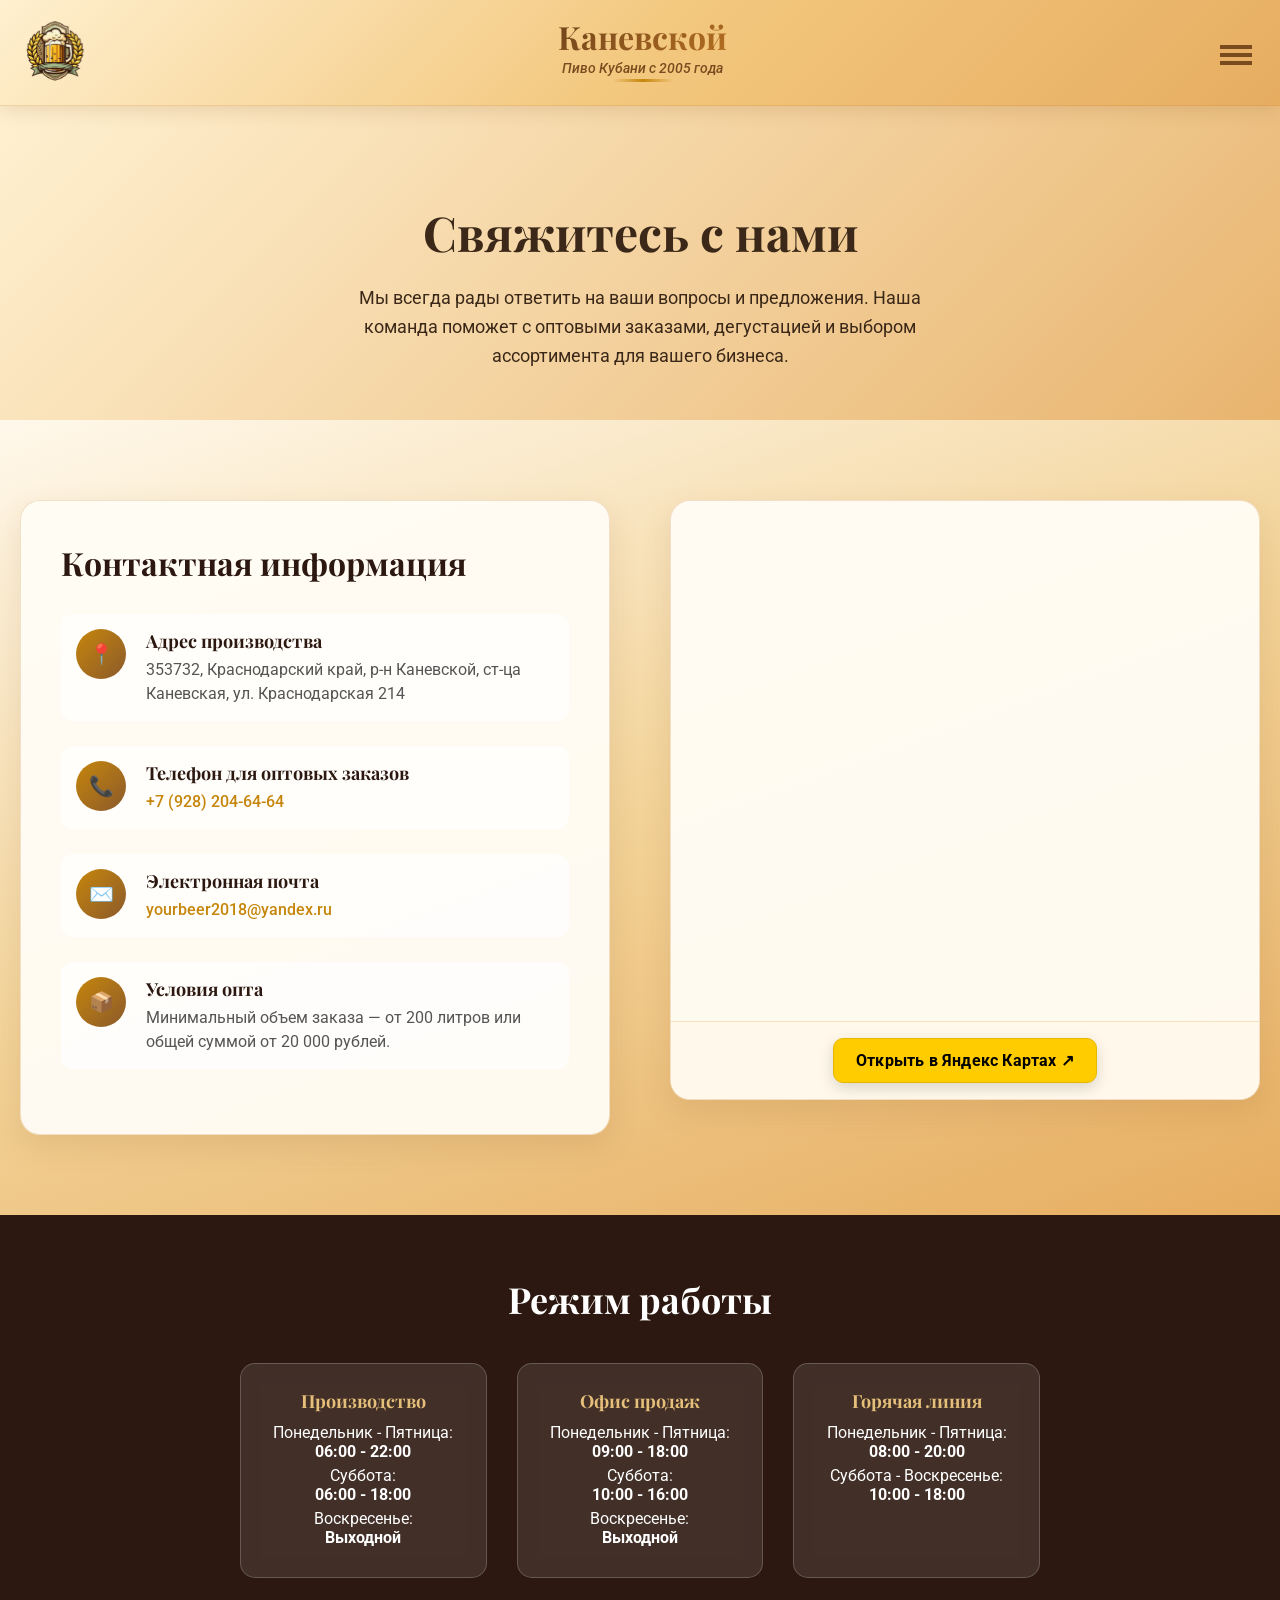
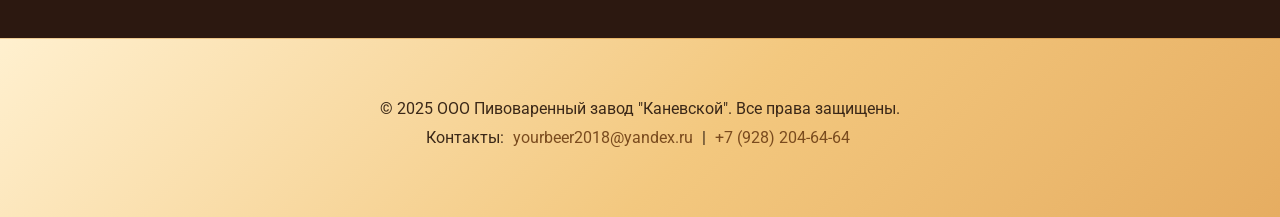
<file: kontakt/index.html>
<!DOCTYPE html>
<html lang="ru">
<head>
    <meta charset="UTF-8">
    <meta name="viewport" content="width=device-width, initial-scale=1.0">
    <title>Контакты - ООО Пивоваренный завод "Каневской"</title>
    <link href="https://fonts.googleapis.com/css2?family=Playfair+Display:wght@400;700&family=Roboto:wght@300;400;700&display=swap" rel="stylesheet">
    <link rel="stylesheet" href="css/styles.css">
</head>
<body>
    <!-- Header -->
    <header>
        <nav>
            <div class="logo">
                <a href="../index.html">
                    <img src="images/logo.png" alt="Каневской" loading="lazy">
                </a>
            </div>
            <a href="../index.html" class="header-center">
                <div class="company-name">
                    <h1>Каневской</h1>
                    <p>Пиво Кубани с 2005 года</p>
                </div>
            </a>
            <div class="nav-links">
                <a href="../index.html">Главная</a>
                <a href="../katalog/index.html">Продукция</a>
                <a href="../onas/index.html">О нас</a>
                <a href="#contacts">Контакты</a>
            </div>
            <div class="mobile-menu-toggle">
                <span></span>
                <span></span>
                <span></span>
            </div>
        </nav>
        <div class="mobile-menu-overlay"></div>
        <div class="mobile-menu">
            <div class="menu-close-btn">
                <span></span>
                <span></span>
            </div>
            <div class="menu-header">
                <h3>Навигация</h3>
            </div>
            <a href="../index.html">Главная</a>
            <a href="../novosti/index.html">Новости</a>
            <a href="../katalog/index.html">Продукты</a>
            <a href="../onas/index.html">О нас</a>
            <a href="../kontakt/index.html">Контакты</a>
            <a href="../serf/index.html">Сертификаты</a>
        </div>
    </header>

    <!-- Main Content -->
    <main>
        <!-- Hero Section -->
        <section class="contacts-hero">
            <h1>Свяжитесь с нами</h1>
            <p>Мы всегда рады ответить на ваши вопросы и предложения. Наша команда поможет с оптовыми заказами, дегустацией и выбором ассортимента для вашего бизнеса.</p>
        </section>

        <!-- Contacts Section -->
        <section class="contacts-section">
            <div class="contacts-grid">
                <div class="contact-info">
                    <h2>Контактная информация</h2>
                    
                    <div class="contact-item">
                        <div class="contact-icon">📍</div>
                        <div class="contact-details">
                            <h3>Адрес производства</h3>
                            <p>353732, Краснодарский край, р-н Каневской, ст-ца Каневская, ул. Краснодарская 214</p>
                        </div>
                    </div>

                    <div class="contact-item">
                        <div class="contact-icon">📞</div>
                        <div class="contact-details">
                            <h3>Телефон для оптовых заказов</h3>
                            <p><a href="tel:+79282046464">+7 (928) 204-64-64</a></p>
                        </div>
                    </div>

                    <div class="contact-item">
                        <div class="contact-icon">✉️</div>
                        <div class="contact-details">
                            <h3>Электронная почта</h3>
                            <p><a href="mailto:yourbeer2018@yandex.ru">yourbeer2018@yandex.ru</a></p>
                        </div>
                    </div>

                    <div class="contact-item">
                        <div class="contact-icon">📦</div>
                        <div class="contact-details">
                            <h3>Условия опта</h3>
                            <p>Минимальный объем заказа — от 200 литров или общей суммой от 20 000 рублей.</p>
                        </div>
                    </div>
                </div>

                <div class="map-card">
                    <iframe class="map-frame" title="Карта расположения"
                        src="https://yandex.ru/map-widget/v1/?text=353732%2C%20%D0%9A%D1%80%D0%B0%D1%81%D0%BD%D0%BE%D0%B4%D0%B0%D1%80%D1%81%D0%BA%D0%B8%D0%B9%20%D0%BA%D1%80%D0%B0%D0%B9%2C%20%D1%81%D1%82-%D1%86%D0%B0%20%D0%9A%D0%B0%D0%BD%D0%B5%D0%B2%D1%81%D0%BA%D0%B0%D1%8F%2C%20%D1%83%D0%BB.%20%D0%9A%D1%80%D0%B0%D1%81%D0%BD%D0%BE%D0%B4%D0%B0%D1%80%D1%81%D0%BA%D0%B0%D1%8F%20214&z=16"
                        loading="lazy" referrerpolicy="no-referrer-when-downgrade" allowfullscreen></iframe>
                    <div class="map-actions">
                        <a class="map-open-btn" href="https://yandex.ru/maps/?text=353732%2C%20%D0%9A%D1%80%D0%B0%D1%81%D0%BD%D0%BE%D0%B4%D0%B0%D1%80%D1%81%D0%BA%D0%B8%D0%B9%20%D0%BA%D1%80%D0%B0%D0%B9%2C%20%D1%81%D1%82-%D1%86%D0%B0%20%D0%9A%D0%B0%D0%BD%D0%B5%D0%B2%D1%81%D0%BA%D0%B0%D1%8F%2C%20%D1%83%D0%BB.%20%D0%9A%D1%80%D0%B0%D1%81%D0%BD%D0%BE%D0%B4%D0%B0%D1%80%D1%81%D0%BA%D0%B0%D1%8F%20214" target="_blank" rel="noopener noreferrer" aria-label="Открыть в Яндекс Картах (в новой вкладке)">Открыть в Яндекс Картах ↗</a>
                    </div>
                </div>
            </div>
        </section>

        <!-- Working Hours Section -->
        <section class="hours-section">
            <div class="hours-content">
                <h2>Режим работы</h2>
                <div class="hours-grid">
                    <div class="hours-item">
                        <h3>Производство</h3>
                        <p>Понедельник - Пятница:<br><strong>06:00 - 22:00</strong></p>
                        <p>Суббота:<br><strong>06:00 - 18:00</strong></p>
                        <p>Воскресенье:<br><strong>Выходной</strong></p>
                    </div>

                    <div class="hours-item">
                        <h3>Офис продаж</h3>
                        <p>Понедельник - Пятница:<br><strong>09:00 - 18:00</strong></p>
                        <p>Суббота:<br><strong>10:00 - 16:00</strong></p>
                        <p>Воскресенье:<br><strong>Выходной</strong></p>
                    </div>

                    <div class="hours-item">
                        <h3>Горячая линия</h3>
                        <p>Понедельник - Пятница:<br><strong>08:00 - 20:00</strong></p>
                        <p>Суббота - Воскресенье:<br><strong>10:00 - 18:00</strong></p>
                    </div>
                </div>
            </div>
        </section>
    </main>

    <!-- Footer -->
    <footer id="contacts">
        <p>© 2025 ООО Пивоваренный завод "Каневской". Все права защищены.</p>
        <p>Контакты: <a href="mailto:yourbeer2018@yandex.ru">yourbeer2018@yandex.ru</a> | <a href="tel:+79282046464">+7 (928) 204-64-64</a></p>
    </footer>

    <!-- JavaScript -->
    <script src="js/main.js"></script>
</body>
</html>
</file>
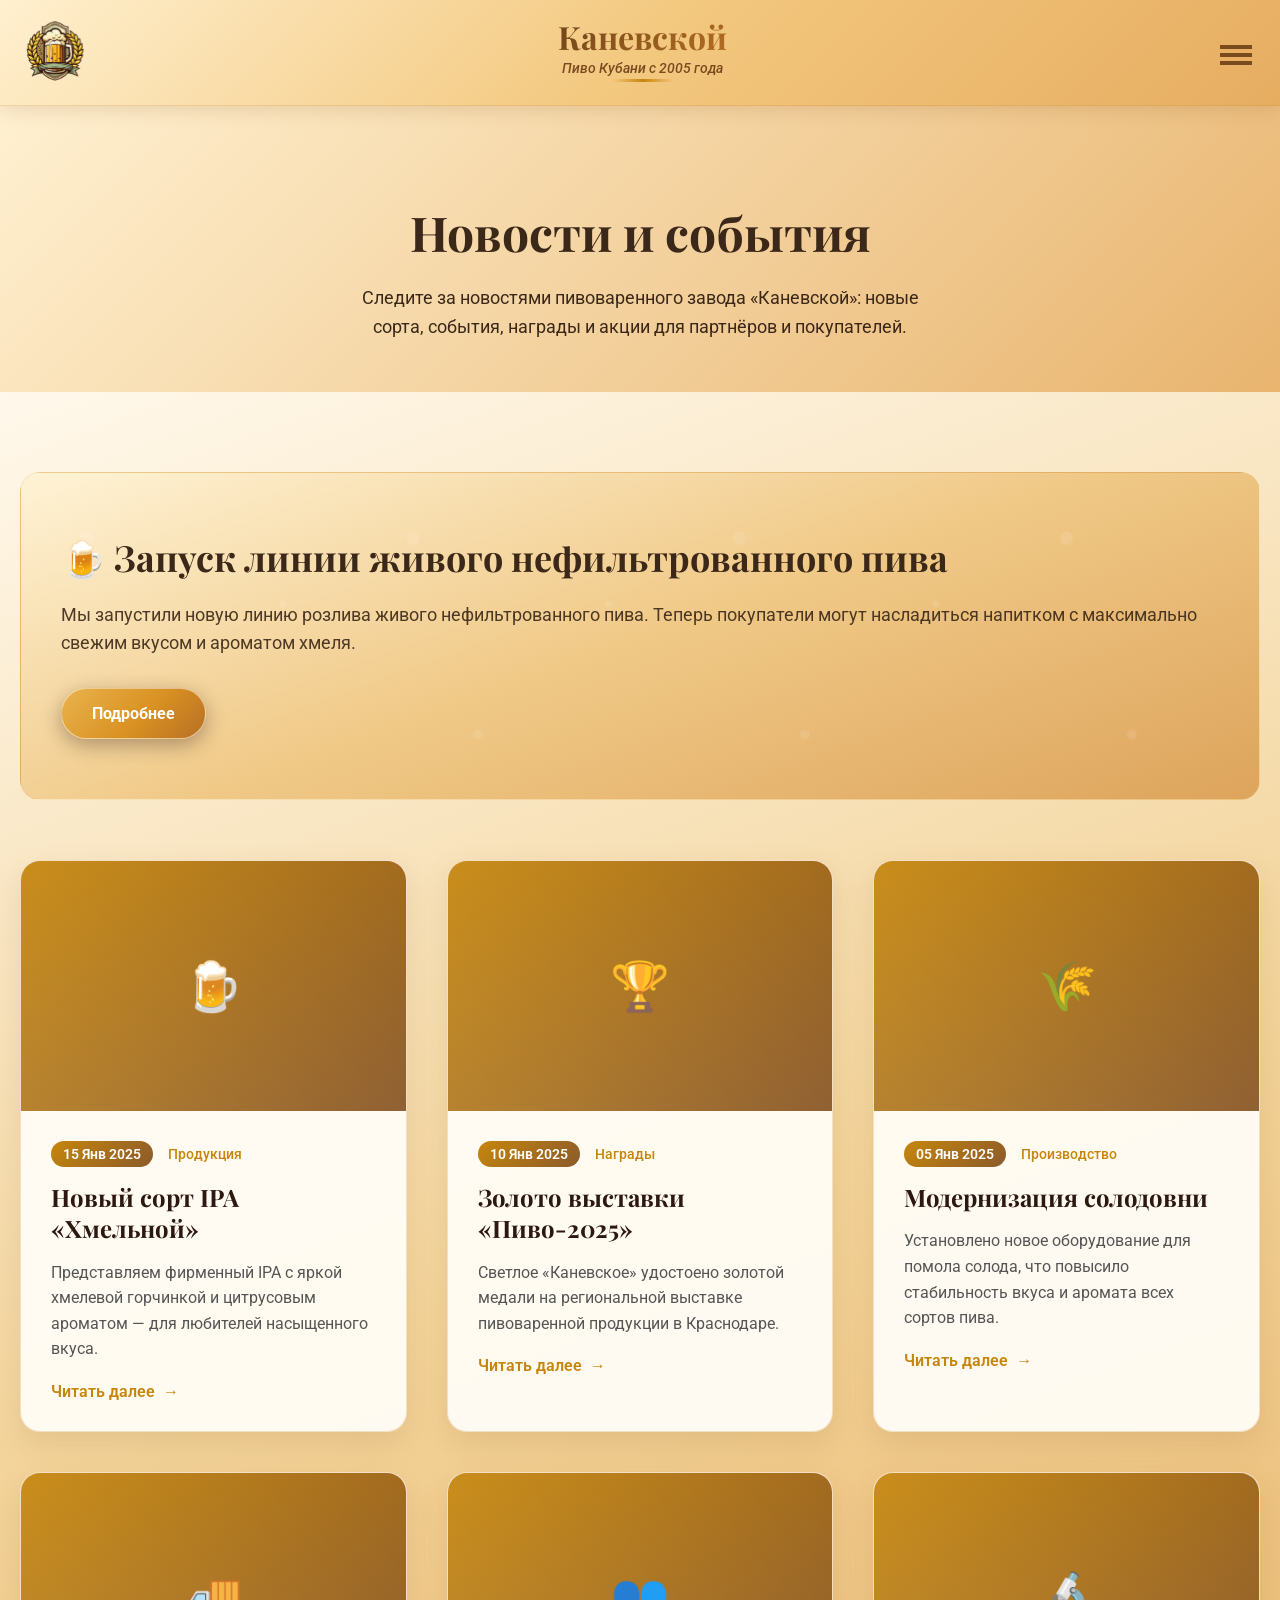
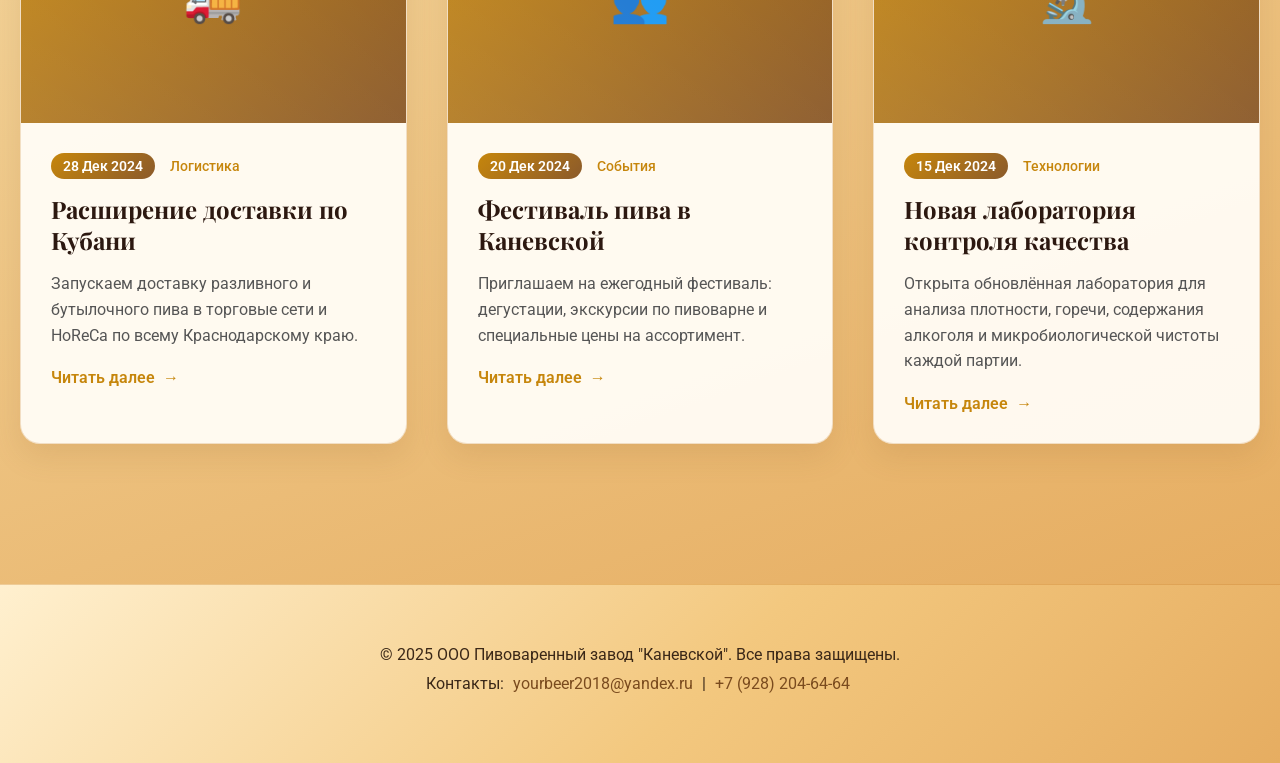
<file: novosti/index.html>
<!DOCTYPE html>
<html lang="ru">
<head>
    <meta charset="UTF-8">
    <meta name="viewport" content="width=device-width, initial-scale=1.0">
    <title>Новости - ООО Пивоваренный завод "Каневской"</title>
    <link href="https://fonts.googleapis.com/css2?family=Playfair+Display:wght@400;700&family=Roboto:wght@300;400;700&display=swap" rel="stylesheet">
    <link rel="stylesheet" href="css/styles.css">
</head>
<body>
    <!-- Header -->
    <header>
        <nav>
            <div class="logo">
                <a href="../index.html">
                    <img src="images/logo.png" alt="Каневской" loading="lazy">
                </a>
            </div>
            <a href="../index.html" class="header-center">
                <div class="company-name">
                    <h1>Каневской</h1>
                    <p>Пиво Кубани с 2005 года</p>
                </div>
            </a>
            <div class="nav-links">
                <a href="../index.html">Главная</a>
                <a href="../katalog/index.html">Продукция</a>
                <a href="../onas/index.html">О нас</a>
                <a href="../kontakt/index.html">Контакты</a>
            </div>
            <div class="mobile-menu-toggle">
                <span></span>
                <span></span>
                <span></span>
            </div>
        </nav>
        <div class="mobile-menu-overlay"></div>
        <div class="mobile-menu">
            <div class="menu-close-btn">
                <span></span>
                <span></span>
            </div>
            <div class="menu-header">
                <h3>Навигация</h3>
            </div>
            <a href="../index.html">Главная</a>
            <a href="../novosti/index.html">Новости</a>
            <a href="../katalog/index.html">Продукты</a>
            <a href="../onas/index.html">О нас</a>
            <a href="../kontakt/index.html">Контакты</a>
            <a href="../serf/index.html">Сертификаты</a>
        </div>
    </header>

    <!-- Main Content -->
    <main>
        <!-- Hero Section -->
        <section class="news-hero" id="news">
            <h1>Новости и события</h1>
            <p>Следите за новостями пивоваренного завода «Каневской»: новые сорта, события, награды и акции для партнёров и покупателей.</p>
        </section>

        <!-- News Section -->
        <section class="news-section">
            <!-- Featured News -->
            <div class="featured-news">
                <div class="featured-content">
                    <h2>🍺 Запуск линии живого нефильтрованного пива</h2>
                    <p>Мы запустили новую линию розлива живого нефильтрованного пива. Теперь покупатели могут насладиться напитком с максимально свежим вкусом и ароматом хмеля.</p>
                    <a href="#news-grid" class="featured-btn">Подробнее</a>
                </div>
            </div>

            <!-- News Grid -->
            <div class="news-grid" id="news-grid">
                <article class="news-card">
                    <div class="news-image">🍺</div>
                    <div class="news-content">
                        <div class="news-meta">
                            <span class="news-date">15 Янв 2025</span>
                            <span class="news-category">Продукция</span>
                        </div>
                        <h3>Новый сорт IPA «Хмельной»</h3>
                        <p>Представляем фирменный IPA с яркой хмелевой горчинкой и цитрусовым ароматом — для любителей насыщенного вкуса.</p>
                        <a href="#" class="read-more">Читать далее</a>
                    </div>
                </article>

                <article class="news-card">
                    <div class="news-image">🏆</div>
                    <div class="news-content">
                        <div class="news-meta">
                            <span class="news-date">10 Янв 2025</span>
                            <span class="news-category">Награды</span>
                        </div>
                        <h3>Золото выставки «Пиво-2025»</h3>
                        <p>Светлое «Каневское» удостоено золотой медали на региональной выставке пивоваренной продукции в Краснодаре.</p>
                        <a href="#" class="read-more">Читать далее</a>
                    </div>
                </article>

                <article class="news-card">
                    <div class="news-image">🌾</div>
                    <div class="news-content">
                        <div class="news-meta">
                            <span class="news-date">05 Янв 2025</span>
                            <span class="news-category">Производство</span>
                        </div>
                        <h3>Модернизация солодовни</h3>
                        <p>Установлено новое оборудование для помола солода, что повысило стабильность вкуса и аромата всех сортов пива.</p>
                        <a href="#" class="read-more">Читать далее</a>
                    </div>
                </article>

                <article class="news-card">
                    <div class="news-image">🚚</div>
                    <div class="news-content">
                        <div class="news-meta">
                            <span class="news-date">28 Дек 2024</span>
                            <span class="news-category">Логистика</span>
                        </div>
                        <h3>Расширение доставки по Кубани</h3>
                        <p>Запускаем доставку разливного и бутылочного пива в торговые сети и HoReCa по всему Краснодарскому краю.</p>
                        <a href="#" class="read-more">Читать далее</a>
                    </div>
                </article>

                <article class="news-card">
                    <div class="news-image">👥</div>
                    <div class="news-content">
                        <div class="news-meta">
                            <span class="news-date">20 Дек 2024</span>
                            <span class="news-category">События</span>
                        </div>
                        <h3>Фестиваль пива в Каневской</h3>
                        <p>Приглашаем на ежегодный фестиваль: дегустации, экскурсии по пивоварне и специальные цены на ассортимент.</p>
                        <a href="#" class="read-more">Читать далее</a>
                    </div>
                </article>

                <article class="news-card">
                    <div class="news-image">🔬</div>
                    <div class="news-content">
                        <div class="news-meta">
                            <span class="news-date">15 Дек 2024</span>
                            <span class="news-category">Технологии</span>
                        </div>
                        <h3>Новая лаборатория контроля качества</h3>
                        <p>Открыта обновлённая лаборатория для анализа плотности, горечи, содержания алкоголя и микробиологической чистоты каждой партии.</p>
                        <a href="#" class="read-more">Читать далее</a>
                    </div>
                </article>
            </div>
        </section>
    </main>

    <!-- Footer -->
    <footer id="contacts">
        <p>© 2025 ООО Пивоваренный завод "Каневской". Все права защищены.</p>
        <p>Контакты: <a href="mailto:yourbeer2018@yandex.ru">yourbeer2018@yandex.ru</a> | <a href="tel:+79282046464">+7 (928) 204-64-64</a></p>
    </footer>

    <!-- JavaScript -->
    <script src="js/main.js"></script>
</body>
</html>
</file>
<file: kontakt/css/styles.css>
* {
            margin: 0;
            padding: 0;
            box-sizing: border-box;
            font-family: 'Roboto', sans-serif;
        }

        *, *::before, *::after {
            box-sizing: border-box;
        }

        html {
            scroll-behavior: smooth;
            scroll-padding-top: 100px;
            overflow-x: hidden;
            max-width: 100vw;
        }

        body {
            overflow-x: hidden;
            background: #f8f9fa;
            -webkit-font-smoothing: antialiased;
            -moz-osx-font-smoothing: grayscale;
            max-width: 100vw;
            position: relative;
        }

        /* Touch improvements */
        * {
            -webkit-tap-highlight-color: transparent;
            -webkit-touch-callout: none;
            -webkit-user-select: none;
            -moz-user-select: none;
            -ms-user-select: none;
            user-select: none;
            touch-action: manipulation;
        }

        /* Allow text selection for content */
        p, h1, h2, h3, h4, h5, h6, input, textarea, label {
            -webkit-user-select: text;
            -moz-user-select: text;
            -ms-user-select: text;
            user-select: text;
        }

        /* Header */
        header {
            position: fixed;
            top: 0;
            width: 100%;
            background: linear-gradient(135deg, #2c1810 0%, #4a2f14 45%, #5c3d1e 100%);
            backdrop-filter: blur(10px);
            z-index: 1000;
            padding: 15px 0;
            transition: transform 0.3s;
            box-shadow: 0 4px 16px rgba(44, 24, 16, 0.35);
            border-bottom: 1px solid rgba(198, 134, 12, 0.25);
        }

        header.scrolled {
            transform: translateY(-10px);
        }

        nav {
            max-width: 1400px;
            margin: 0 auto;
            display: flex;
            justify-content: space-between;
            align-items: center;
            padding: 0 20px;
            position: relative;
            min-height: 60px;
        }

        .header-center {
            flex: 1;
            display: flex;
            flex-direction: column;
            align-items: center;
            justify-content: center;
            text-align: center;
            margin: 0 20px;
            min-width: 0;
            text-decoration: none;
            color: inherit;
            cursor: pointer;
        }

        .company-name {
            margin-bottom: 8px;
            animation: fadeInUp 0.8s ease-out 0.2s both;
            position: relative;
            padding-bottom: 6px;
        }

        .company-name::after {
            content: '';
            position: absolute;
            bottom: 0;
            left: 50%;
            transform: translateX(-50%);
            width: 40px;
            height: 2px;
            background: linear-gradient(90deg, transparent, #c6860c, transparent);
        }

        .company-name h1 {
            font-family: 'Playfair Display', serif;
            font-size: 28px;
            color: #2c1810;
            margin: 0;
            font-weight: 700;
            text-shadow: 0 1px 2px rgba(0, 0, 0, 0.1);
        }

        @supports (-webkit-background-clip: text) {
            .company-name h1 {
                background: linear-gradient(135deg, #f5e6c8, #e6c07a);
                -webkit-background-clip: text;
                -webkit-text-fill-color: transparent;
                background-clip: text;
                color: transparent;
            }
        }

        .company-name h1 {
            white-space: nowrap;
            overflow: hidden;
            text-overflow: ellipsis;
            max-width: 100%;
        }

        .company-name p {
            font-size: 12px;
            color: #c6860c;
            margin: 2px 0 0 0;
            font-weight: 500;
            font-style: italic;
            transition: color 0.3s ease;
            white-space: nowrap;
            overflow: hidden;
            text-overflow: ellipsis;
            max-width: 100%;
        }

        .company-name:hover p {
            color: #8b5a2b;
        }

        .quality-badges {
            display: flex;
            gap: 8px;
            flex-wrap: wrap;
            justify-content: center;
            animation: fadeInUp 0.8s ease-out 0.5s both;
            max-width: 100%;
            overflow: hidden;
        }

        .badge {
            background: linear-gradient(135deg, #c6860c, #8b5a2b);
            color: white;
            padding: 3px 8px;
            border-radius: 12px;
            font-size: 10px;
            font-weight: 600;
            box-shadow: 0 2px 4px rgba(0, 0, 0, 0.1);
            transition: transform 0.2s, box-shadow 0.2s;
            white-space: nowrap;
            border: 1px solid rgba(255, 255, 255, 0.2);
            position: relative;
            overflow: hidden;
            flex-shrink: 0;
        }

        .badge::before {
            content: '';
            position: absolute;
            top: 0;
            left: -100%;
            width: 100%;
            height: 100%;
            background: linear-gradient(90deg, transparent, rgba(255, 255, 255, 0.3), transparent);
            transition: left 0.5s;
        }

        .badge:hover::before {
            left: 100%;
        }

        .badge:hover {
            transform: translateY(-1px);
            box-shadow: 0 4px 8px rgba(0, 0, 0, 0.15);
        }

        @keyframes fadeInUp {
            from {
                opacity: 0;
                transform: translateY(20px);
            }
            to {
                opacity: 1;
                transform: translateY(0);
            }
        }

        .logo {
            display: flex;
            align-items: center;
            animation: fadeInUp 0.8s ease-out 0.1s both;
            flex-shrink: 0;
        }

        .logo img {
            height: 70px;
        }

        .nav-links {
            display: none;
        }

        .nav-links a {
            margin-left: 25px;
            text-decoration: none;
            color: #2c1810;
            font-weight: 400;
            font-size: 16px;
            position: relative;
            transition: color 0.3s;
            padding: 10px;
        }

        .nav-links a::after {
            content: '';
            position: absolute;
            width: 0;
            height: 2px;
            bottom: -5px;
            left: 0;
            background: #c6860c;
            transition: width 0.3s;
        }

        .nav-links a:hover::after {
            width: 100%;
        }

        .nav-links a:hover {
            color: #c6860c;
        }

        /* Main Content */
        main {
            padding-top: 100px;
        }

        .contacts-hero {
            background: #2c1810;
            padding: 100px 20px 50px;
            text-align: center;
            position: relative;
            overflow: hidden;
        }

        .contacts-hero h1 {
            font-family: 'Playfair Display', serif;
            font-size: 48px;
            color: #f5e6c8;
            margin-bottom: 20px;
            text-shadow: 0 2px 4px rgba(0, 0, 0, 0.3);
        }

        .contacts-hero p {
            font-size: 18px;
            color: #e8dcc8;
            max-width: 600px;
            margin: 0 auto;
            line-height: 1.6;
        }

        .contacts-section {
            padding: 80px 20px;
            max-width: 100%;
            margin: 0 auto;
            background: linear-gradient(160deg, #f5e6c8 0%, #d4a574 45%, #b87d3a 100%);
        }

        .contacts-grid {
            display: grid;
            grid-template-columns: 1fr 1fr;
            gap: 60px;
            align-items: start;
        }

        .contact-info {
            background: rgba(255, 248, 235, 0.92);
            padding: 40px;
            border-radius: 20px;
            box-shadow: 0 10px 30px rgba(44, 24, 16, 0.15);
            border: 1px solid rgba(198, 134, 12, 0.2);
        }

        .contact-info h2 {
            font-family: 'Playfair Display', serif;
            font-size: 32px;
            color: #2c1810;
            margin-bottom: 30px;
        }

        .contact-item {
            display: flex;
            align-items: flex-start;
            margin-bottom: 25px;
            padding: 15px;
            background: rgba(255, 255, 255, 0.7);
            border-radius: 12px;
            transition: transform 0.3s, box-shadow 0.3s;
        }

        .contact-item:hover {
            transform: translateY(-3px);
            box-shadow: 0 8px 20px rgba(0, 0, 0, 0.15);
        }

        .contact-icon {
            width: 50px;
            height: 50px;
            background: linear-gradient(135deg, #c6860c, #8b5a2b);
            border-radius: 50%;
            display: flex;
            align-items: center;
            justify-content: center;
            color: white;
            font-size: 20px;
            margin-right: 20px;
            flex-shrink: 0;
        }

        .contact-details h3 {
            font-family: 'Playfair Display', serif;
            color: #2c1810;
            margin-bottom: 5px;
            font-size: 18px;
        }

        .contact-details p {
            color: #555;
            line-height: 1.5;
            margin: 0;
        }

        .contact-details a {
            color: #c6860c;
            text-decoration: none;
            font-weight: 500;
            transition: color 0.3s;
        }

        .contact-details a:hover {
            color: #8b5a2b;
        }

        .contact-form {
            background: rgba(255, 248, 235, 0.92);
            padding: 40px;
            border-radius: 20px;
            box-shadow: 0 10px 30px rgba(44, 24, 16, 0.15);
            border: 1px solid rgba(198, 134, 12, 0.2);
        }

        /* Map card (вместо формы) */
        .map-card {
            background: rgba(255, 248, 235, 0.92);
            padding: 0;
            border-radius: 20px;
            box-shadow: 0 10px 30px rgba(44, 24, 16, 0.15);
            border: 1px solid rgba(198, 134, 12, 0.2);
            overflow: hidden;
        }

        .map-frame {
            width: 100%;
            height: 520px;
            border: 0;
            display: block;
        }

        .map-actions {
            padding: 16px 20px;
            background: rgba(255, 248, 235, 0.95);
            border-top: 1px solid rgba(198, 134, 12, 0.2);
            display: flex;
            justify-content: center;
        }

        .map-open-btn {
            display: inline-flex;
            align-items: center;
            gap: 8px;
            padding: 12px 22px;
            background: #ffcc00;
            color: #000;
            text-decoration: none;
            border-radius: 10px;
            font-weight: 700;
            border: 1px solid #e5b800;
            box-shadow: 0 5px 15px rgba(0, 0, 0, 0.15);
            transition: transform 0.2s ease, box-shadow 0.2s ease, background 0.2s ease;
            letter-spacing: 0.2px;
        }

        .map-open-btn:hover {
            transform: translateY(-1px);
            box-shadow: 0 8px 20px rgba(0, 0, 0, 0.2);
            background: #ffbf00;
        }

        .map-open-btn:active {
            transform: translateY(0);
            background: #e6b800;
        }

        .contact-form h2 {
            font-family: 'Playfair Display', serif;
            font-size: 32px;
            color: #2c1810;
            margin-bottom: 30px;
            text-align: center;
        }

        .form-group {
            margin-bottom: 25px;
        }

        .form-group label {
            display: block;
            margin-bottom: 8px;
            color: #2c1810;
            font-weight: 500;
            font-size: 16px;
        }

        .form-group input,
        .form-group textarea,
        .form-group select {
            width: 100%;
            padding: 15px 20px;
            border: 2px solid rgba(198, 134, 12, 0.25);
            border-radius: 12px;
            font-size: 16px;
            font-family: 'Roboto', sans-serif;
            transition: border-color 0.3s, box-shadow 0.3s;
            background: rgba(255, 252, 245, 0.9);
        }

        .form-group input:focus,
        .form-group textarea:focus,
        .form-group select:focus {
            outline: none;
            border-color: #c6860c;
            box-shadow: 0 0 0 3px rgba(198, 134, 12, 0.1);
            background: #fff;
        }

        .form-group textarea {
            resize: vertical;
            min-height: 120px;
        }

        .form-row {
            display: grid;
            grid-template-columns: 1fr 1fr;
            gap: 20px;
        }

        .submit-btn {
            width: 100%;
            padding: 18px;
            background: linear-gradient(135deg, #c6860c, #8b5a2b);
            color: white;
            border: none;
            border-radius: 50px;
            font-size: 18px;
            font-weight: 700;
            cursor: pointer;
            transition: transform 0.3s, box-shadow 0.3s;
            box-shadow: 0 5px 15px rgba(0, 0, 0, 0.2);
            font-family: 'Roboto', sans-serif;
        }

        .submit-btn:hover {
            transform: translateY(-3px);
            box-shadow: 0 8px 25px rgba(198, 134, 12, 0.3);
        }

        .submit-btn:active {
            transform: translateY(-1px);
        }

        .hours-section {
            background: #2c1810;
            color: white;
            padding: 60px 20px;
            text-align: center;
        }

        .hours-content {
            max-width: 800px;
            margin: 0 auto;
        }

        .hours-section h2 {
            font-family: 'Playfair Display', serif;
            font-size: 36px;
            margin-bottom: 40px;
        }

        .hours-grid {
            display: grid;
            grid-template-columns: repeat(auto-fit, minmax(200px, 1fr));
            gap: 30px;
        }

        .hours-item {
            background: rgba(255, 255, 255, 0.1);
            padding: 25px;
            border-radius: 15px;
            backdrop-filter: blur(10px);
            border: 1px solid rgba(255, 255, 255, 0.2);
        }

        .hours-item h3 {
            font-family: 'Playfair Display', serif;
            font-size: 18px;
            margin-bottom: 10px;
            color: #e6c07a;
        }

        .hours-item p {
            font-size: 16px;
            margin: 5px 0;
        }

        /* Footer / Contacts — единый стиль как на главной */
        footer, #contacts {
            padding: 60px 20px;
            background: #2c1810;
            color: #fff;
            text-align: center;
        }

        footer p, #contacts p {
            font-size: 16px;
            margin-bottom: 10px;
        }

        footer a, #contacts a {
            color: #e6c07a;
            text-decoration: none;
            transition: color 0.3s;
            padding: 5px;
        }

        footer a:hover, #contacts a:hover {
            color: #fff;
        }

        /* Mobile Menu */
        .mobile-menu-toggle {
            display: flex;
            flex-direction: column;
            justify-content: center;
            cursor: pointer;
            padding: 10px;
            width: 40px;
            height: 40px;
            position: relative;
            animation: fadeInUp 0.8s ease-out 0.6s both;
            flex-shrink: 0;
        }

        .mobile-menu-toggle span {
            width: 30px;
            height: 4px;
            background: #2c1810;
            margin: 3px 0;
            transition: all 0.3s ease;
            position: absolute;
            left: 5px;
        }

        .mobile-menu-toggle span:nth-child(1) {
            top: 8px;
        }

        .mobile-menu-toggle span:nth-child(2) {
            top: 18px;
        }

        .mobile-menu-toggle span:nth-child(3) {
            top: 28px;
        }

        .mobile-menu-toggle.active span:nth-child(1) {
            transform: rotate(45deg);
            top: 18px;
        }

        .mobile-menu-toggle.active span:nth-child(2) {
            opacity: 0;
        }

        .mobile-menu-toggle.active span:nth-child(3) {
            transform: rotate(-45deg);
            top: 18px;
        }

        .mobile-menu {
            position: fixed;
            top: 70px;
            left: 0;
            width: 100%;
            height: calc(100vh - 70px);
            background: linear-gradient(180deg, #2c1810 0%, #4a2f14 50%, #5c3d1e 100%);
            backdrop-filter: none;
            display: none;
            flex-direction: column;
            padding: 15px;
            box-shadow: 0 5px 20px rgba(0, 0, 0, 0.15);
            z-index: 1001;
            transition: transform 0.3s ease-out, opacity 0.3s ease-out;
            transform: translateY(-100%);
            opacity: 0;
            overflow-y: auto;
        }

        /* Desktop menu improvements */
        @media (min-width: 769px) {
            nav {
                position: relative;
            }
            
            .header-center {
                margin: 0 30px;
            }

            .company-name h1 {
                font-size: 32px;
            }

            .company-name p {
                font-size: 14px;
            }

            .quality-badges {
                gap: 12px;
            }

            .badge {
                font-size: 11px;
                padding: 4px 10px;
            }

            .badge:nth-child(n+3) {
                display: inline-block;
            }

            .company-name::after {
                width: 60px;
                height: 3px;
            }

            nav {
                min-height: 70px;
            }
            
            .mobile-menu-toggle {
                width: 45px;
                height: 45px;
                padding: 12px;
                position: relative;
                margin-left: 20px;
                flex-shrink: 0;
            }

            .mobile-menu-toggle span {
                width: 32px;
                height: 4px;
            }

            .mobile-menu-toggle span:nth-child(1) {
                top: 12px;
            }

            .mobile-menu-toggle span:nth-child(2) {
                top: 20px;
            }

            .mobile-menu-toggle span:nth-child(3) {
                top: 28px;
            }

            .mobile-menu-toggle.active span:nth-child(1) {
                top: 20px;
            }

            .mobile-menu-toggle.active span:nth-child(3) {
                top: 20px;
            }

            .mobile-menu {
                top: 0;
                width: 400px;
                left: auto;
                right: 0;
                height: 100vh;
                transform: translateX(100%);
                border-radius: 0;
                margin-top: 0;
                transition: transform 0.4s cubic-bezier(0.4, 0, 0.2, 1), opacity 0.4s ease-out;
                background: linear-gradient(180deg, #2c1810 0%, #3d2914 45%, #5c3d1e 100%);
                box-shadow: -10px 0 30px rgba(44, 24, 16, 0.45);
                backdrop-filter: none;
                border-left: 1px solid rgba(198, 134, 12, 0.35);
                padding: 50px 0 50px 0;
                display: flex;
                flex-direction: column;
                justify-content: flex-start;
                overflow-y: auto;
                z-index: 1002;
            }

            .mobile-menu.active {
                transform: translateX(0);
            }

            .mobile-menu a {
                padding: 25px 40px;
                font-size: 22px;
                font-weight: 500;
                color: #f5e6c8;
                text-decoration: none;
                display: block;
                position: relative;
                margin: 8px 30px;
                border-radius: 15px;
                transition: all 0.3s ease;
                border: none;
                background: transparent;
                text-align: left;
            }

            .mobile-menu a:hover {
                background: linear-gradient(135deg, #c6860c 0%, #8b5a2b 100%);
                color: white;
                transform: translateX(10px);
                box-shadow: 0 10px 25px rgba(198, 134, 12, 0.3);
            }

            .mobile-menu a::before {
                content: '';
                position: absolute;
                left: 0;
                top: 50%;
                width: 6px;
                height: 0;
                background: linear-gradient(to bottom, #c6860c, #8b5a2b);
                border-radius: 3px;
                transition: height 0.3s ease;
                transform: translateY(-50%);
            }

            .mobile-menu a:hover::before {
                height: 70%;
            }

            /* Кнопка закрытия меню */
            .menu-close-btn {
                position: absolute;
                top: 15px;
                right: 25px;
                width: 30px;
                height: 30px;
                cursor: pointer;
                z-index: 1003;
                display: flex;
                align-items: center;
                justify-content: center;
                padding: 5px;
                border-radius: 50%;
                transition: background 0.3s ease;
            }

            .menu-close-btn:hover {
                background: rgba(198, 134, 12, 0.25);
            }

            .menu-close-btn span {
                position: absolute;
                width: 20px;
                height: 2px;
                background: #e6c07a;
                transition: all 0.3s ease;
            }

            .menu-close-btn span:nth-child(1) {
                transform: rotate(45deg);
            }

            .menu-close-btn span:nth-child(2) {
                transform: rotate(-45deg);
            }

            .menu-close-btn:hover span {
                background: #c6860c;
            }

            /* Заголовок меню */
            .menu-header {
                padding: 0 40px 25px 40px;
                border-bottom: 1px solid rgba(198, 134, 12, 0.3);
                margin-bottom: 25px;
            }

            .menu-header h3 {
                font-family: 'Playfair Display', serif;
                font-size: 24px;
                color: #f5e6c8;
                margin: 0;
                font-weight: 700;
                text-align: left;
            }

            .mobile-menu-overlay {
                background: transparent;
                backdrop-filter: none;
                top: 0;
                height: 100vh;
            }
        }

        .mobile-menu.active {
            display: flex;
            transform: translateY(0);
            opacity: 1;
        }

        .mobile-menu a {
            padding: 12px 10px;
            text-decoration: none;
            color: #f5e6c8;
            font-weight: 400;
            font-size: 16px;
            border-bottom: 1px solid rgba(198, 134, 12, 0.25);
            transition: color 0.3s, background 0.2s;
            border-radius: 8px;
            margin-bottom: 3px;
            text-align: center;
        }

        .mobile-menu a:hover, .mobile-menu a:active {
            color: #fff;
            background: linear-gradient(135deg, #c6860c 0%, #8b5a2b 100%);
            border-bottom-color: #e6c07a;
        }

        .mobile-menu a:last-child {
            border-bottom: none;
        }

        /* Mobile menu overlay */
        .mobile-menu-overlay {
            position: fixed;
            top: 0;
            left: 0;
            width: 100%;
            height: 100%;
            background: transparent;
            z-index: 1000;
            opacity: 0;
            visibility: hidden;
            transition: opacity 0.3s ease, visibility 0.3s ease;
        }

        .mobile-menu-overlay.active {
            opacity: 1;
            visibility: visible;
        }

        /* Prevent content overlap when mobile menu is open - только для ПК */
        @media (min-width: 769px) {
            body.mobile-menu-open {
                overflow: hidden;
                height: 100vh;
            }
        }

        /* Tablet styles */
        @media (max-width: 1024px) and (min-width: 769px) {
            .company-name h1 {
                font-size: 26px;
            }

            .company-name p {
                font-size: 12px;
            }

            .badge {
                font-size: 10px;
                padding: 3px 8px;
            }

            .badge:nth-child(n+3) {
                display: inline-block;
            }

            .header-center {
                margin: 0 20px;
            }

            .company-name::after {
                width: 50px;
                height: 2px;
            }

            nav {
                min-height: 55px;
            }

            .contacts-grid {
                gap: 40px;
            }

            .contact-form, .contact-info {
                padding: 30px;
            }
        }

        /* Responsive */
        @media (max-width: 768px) {
            /* Hero Section */
            .contacts-hero {
                padding: 60px 15px 30px;
            }

            .contacts-hero h1 {
                font-size: 32px;
                margin-bottom: 15px;
            }

            .contacts-hero p {
                font-size: 16px;
            }

            /* Contacts Section */
            .contacts-section {
                padding: 40px 15px;
            }

            .contacts-grid {
                grid-template-columns: 1fr;
                gap: 30px;
            }

            .contact-form, .contact-info {
                padding: 25px;
            }

            .contact-form h2, .contact-info h2 {
                font-size: 24px;
                margin-bottom: 20px;
            }

            .form-row {
                grid-template-columns: 1fr;
                gap: 15px;
            }

            .contact-item {
                padding: 12px;
                margin-bottom: 15px;
            }

            .contact-icon {
                width: 40px;
                height: 40px;
                font-size: 16px;
                margin-right: 15px;
            }

            .contact-details h3 {
                font-size: 16px;
            }

            /* Hours Section */
            .hours-section {
                padding: 40px 15px;
            }

            .hours-section h2 {
                font-size: 28px;
                margin-bottom: 25px;
            }

            .hours-grid {
                grid-template-columns: 1fr;
                gap: 20px;
            }

            .hours-item {
                padding: 20px;
            }

            /* Footer */
            footer {
                padding: 40px 15px;
            }

            footer p {
                font-size: 14px;
                margin-bottom: 8px;
            }

            /* Logo */
            .logo img {
                height: 50px;
            }

            .logo {
                align-self: center;
            }

            .mobile-menu-toggle {
                align-self: center;
            }

            /* Header */
            header {
                padding: 12px 0;
            }

            nav {
                padding: 0 15px;
                min-height: 50px;
            }

            .header-center {
                margin: 0 10px;
            }

            .company-name h1 {
                font-size: 20px;
            }

            .company-name p {
                font-size: 9px;
            }

            .quality-badges {
                gap: 4px;
            }

            .badge {
                font-size: 8px;
                padding: 2px 6px;
            }

            .badge:nth-child(n+3) {
                display: none;
            }

            .company-name::after {
                width: 30px;
                height: 1px;
            }

            nav {
                min-height: 48px;
            }

            .mobile-menu {
                top: 55px;
                height: calc(100vh - 55px);
            }

            main {
                padding-top: 80px;
            }

            /* Скрываем заголовок меню и кнопку закрытия на мобильных устройствах */
            .menu-header {
                display: none;
            }

            .menu-close-btn {
                display: none;
            }
        }

        @media (max-width: 480px) {
            .contacts-hero h1 {
                font-size: 28px;
            }

            .contacts-hero p {
                font-size: 14px;
            }

            .contact-form, .contact-info {
                padding: 20px;
            }

            .contact-form h2, .contact-info h2 {
                font-size: 22px;
            }

            .form-group input,
            .form-group textarea,
            .form-group select {
                padding: 12px 15px;
                font-size: 14px;
            }

            .submit-btn {
                padding: 15px;
                font-size: 16px;
            }

            .logo img {
                height: 40px;
            }

            .mobile-menu {
                top: 50px;
                height: calc(100vh - 50px);
                padding: 12px;
            }

            nav {
                min-height: 45px;
            }

            .mobile-menu a {
                padding: 10px 0;
                font-size: 14px;
                margin-bottom: 2px;
            }

            .header-center {
                margin: 0 8px;
            }

            .company-name h1 {
                font-size: 16px;
            }

            .company-name p {
                font-size: 8px;
            }

            .quality-badges {
                gap: 3px;
            }

            .badge {
                font-size: 7px;
                padding: 1px 4px;
            }

            .company-name::after {
                width: 25px;
                height: 1px;
            }

            nav {
                min-height: 42px;
            }

            main {
                padding-top: 70px;
            }

            /* Скрываем заголовок меню и кнопку закрытия на мобильных устройствах */
            .menu-header {
                display: none;
            }

            .menu-close-btn {
                display: none;
            }
        }

        @media (max-width: 360px) {
            .contacts-hero h1 {
                font-size: 24px;
            }

            .contacts-hero p {
                font-size: 13px;
            }

            .contact-form, .contact-info {
                padding: 15px;
            }

            .contact-form h2, .contact-info h2 {
                font-size: 20px;
            }

            .logo img {
                height: 35px;
            }

            nav {
                min-height: 40px;
            }

            .header-center {
                margin: 0 6px;
            }

            .company-name h1 {
                font-size: 14px;
            }

            .company-name p {
                font-size: 7px;
            }

            .quality-badges {
                gap: 2px;
            }

            .badge {
                font-size: 6px;
                padding: 1px 3px;
            }

            .company-name::after {
                width: 20px;
                height: 1px;
            }

            main {
                padding-top: 65px;
            }

            /* Скрываем заголовок меню и кнопку закрытия на мобильных устройствах */
            .menu-header {
                display: none;
            }

            .menu-close-btn {
                display: none;
            }
        }
    
        /* Slogan wrap override */
        .company-name p {
            white-space: normal;
            overflow: visible;
            text-overflow: clip;
            overflow-wrap: anywhere;
        }
        /* Light palette override */
        :root {
            --primary-color: #fff4df;
            --secondary-color: #f4bd62;
            --accent-color: #d99222;
            --bg-color: #fff8eb;
            --text-color: #3b2818;
            --border-color: rgba(194, 122, 36, 0.25);
        }

        body {
            background: #fff8eb !important;
            color: #3b2818;
        }

        header {
            background: linear-gradient(135deg, #fff0cf 0%, #f3c87f 50%, #e6ad61 100%) !important;
            border-bottom: 1px solid rgba(194, 122, 36, 0.25) !important;
            box-shadow: 0 4px 18px rgba(139, 90, 43, 0.18) !important;
        }

        .company-name h1 {
            color: #6f431b !important;
            background: linear-gradient(135deg, #6f431b, #b46f22) !important;
            -webkit-background-clip: text !important;
            -webkit-text-fill-color: transparent !important;
            background-clip: text !important;
            text-shadow: none !important;
        }

        .company-name p,
        .nav-links a {
            color: #7a4b1e !important;
        }

        .badge,
        .cta-button,
        .featured-btn,
        .submit-btn,
        .filter-btn.active {
            background: linear-gradient(135deg, #e9b34f 0%, #d99222 55%, #b86f24 100%) !important;
            color: #fff !important;
            border-color: rgba(255, 244, 223, 0.55) !important;
        }

        .mobile-menu-toggle span,
        .menu-close-btn span {
            background: #7a4b1e !important;
        }

        .mobile-menu {
            background: linear-gradient(180deg, #fff3d6 0%, #f0c987 55%, #e6ad61 100%) !important;
            border-left: 1px solid rgba(194, 122, 36, 0.25) !important;
            box-shadow: -10px 0 30px rgba(139, 90, 43, 0.2) !important;
        }

        .mobile-menu a,
        .menu-header h3 {
            color: #4a2f14 !important;
        }

        .mobile-menu a:hover,
        .mobile-menu a:active {
            background: linear-gradient(135deg, #e9b34f 0%, #c88942 100%) !important;
            color: #fff !important;
        }

        .hero,
        .news-hero,
        .contacts-hero,
        .about-hero {
            background: linear-gradient(135deg, #fff0cf 0%, #f3c87f 55%, #e6ad61 100%) !important;
            background-image: linear-gradient(135deg, rgba(255, 240, 207, 0.92), rgba(230, 173, 97, 0.9)) !important;
        }

        .products,
        .history,
        .achievements,
        .contacts-section,
        .certificates,
        .news-section {
            background: linear-gradient(160deg, #fff8eb 0%, #f3d49a 48%, #e6ad61 100%) !important;
        }

        .about,
        .values,
        .cta-section,
        .featured-news {
            background: linear-gradient(160deg, #fff3d6 0%, #f0c987 50%, #dda45c 100%) !important;
        }

        .hero h1,
        .hero p,
        .news-hero h1,
        .news-hero p,
        .contacts-hero h1,
        .contacts-hero p,
        .about h2,
        .about p,
        .values h2,
        .values > p,
        .cta-section h2,
        .cta-section p,
        .featured-news h2,
        .featured-news p,
        .section h2,
        .section p {
            color: #3b2818 !important;
            text-shadow: none !important;
        }

        .product-item,
        .news-card,
        .value-card,
        .contact-info,
        .contact-form,
        .map-card,
        .certificate-card {
            background: rgba(255, 252, 245, 0.96) !important;
            border-color: rgba(194, 122, 36, 0.22) !important;
            box-shadow: 0 12px 30px rgba(139, 90, 43, 0.14) !important;
        }

        footer,
        #contacts {
            background: linear-gradient(135deg, #fff0cf 0%, #f3c87f 55%, #e6ad61 100%) !important;
            color: #3b2818 !important;
            border-top: 1px solid rgba(194, 122, 36, 0.25) !important;
        }

        footer a,
        #contacts a {
            color: #7a4b1e !important;
        }

        .about {
            background:
                radial-gradient(circle at 12% 18%, rgba(255, 255, 255, 0.8) 0%, transparent 28%),
                radial-gradient(circle at 88% 12%, rgba(244, 189, 98, 0.45) 0%, transparent 32%),
                linear-gradient(145deg, #fff9ee 0%, #f7deb0 52%, #edbd78 100%) !important;
        }

        .cta-section {
            background:
                radial-gradient(circle at 18% 22%, rgba(255, 255, 255, 0.72) 0%, transparent 28%),
                radial-gradient(circle at 84% 76%, rgba(255, 181, 107, 0.46) 0%, transparent 32%),
                linear-gradient(135deg, #ffe8bf 0%, #efad5d 52%, #c97a35 100%) !important;
        }
</file>
<file: novosti/css/styles.css>
* {
            margin: 0;
            padding: 0;
            box-sizing: border-box;
            font-family: 'Roboto', sans-serif;
        }

        *, *::before, *::after {
            box-sizing: border-box;
        }

        html {
            scroll-behavior: smooth;
            scroll-padding-top: 100px;
            overflow-x: hidden;
            max-width: 100vw;
        }

        body {
            overflow-x: hidden;
            background: #f8f9fa;
            -webkit-font-smoothing: antialiased;
            -moz-osx-font-smoothing: grayscale;
            max-width: 100vw;
            position: relative;
        }

        /* Touch improvements */
        * {
            -webkit-tap-highlight-color: transparent;
            -webkit-touch-callout: none;
            -webkit-user-select: none;
            -moz-user-select: none;
            -ms-user-select: none;
            user-select: none;
            touch-action: manipulation;
        }

        /* Allow text selection for content */
        p, h1, h2, h3, h4, h5, h6, input, textarea, label {
            -webkit-user-select: text;
            -moz-user-select: text;
            -ms-user-select: text;
            user-select: text;
        }

        /* Header */
        header {
            position: fixed;
            top: 0;
            width: 100%;
            background: linear-gradient(135deg, #2c1810 0%, #4a2f14 45%, #5c3d1e 100%);
            backdrop-filter: blur(10px);
            z-index: 1000;
            padding: 15px 0;
            transition: transform 0.3s;
            box-shadow: 0 4px 16px rgba(44, 24, 16, 0.35);
            border-bottom: 1px solid rgba(198, 134, 12, 0.25);
        }

        header.scrolled {
            transform: translateY(-10px);
        }

        nav {
            max-width: 1400px;
            margin: 0 auto;
            display: flex;
            justify-content: space-between;
            align-items: center;
            padding: 0 20px;
            position: relative;
            min-height: 60px;
        }

        .header-center {
            flex: 1;
            display: flex;
            flex-direction: column;
            align-items: center;
            justify-content: center;
            text-align: center;
            margin: 0 20px;
            min-width: 0;
            text-decoration: none;
            color: inherit;
            cursor: pointer;
        }

        .company-name {
            margin-bottom: 8px;
            animation: fadeInUp 0.8s ease-out 0.2s both;
            position: relative;
            padding-bottom: 6px;
        }

        .company-name::after {
            content: '';
            position: absolute;
            bottom: 0;
            left: 50%;
            transform: translateX(-50%);
            width: 40px;
            height: 2px;
            background: linear-gradient(90deg, transparent, #c6860c, transparent);
        }

        .company-name h1 {
            font-family: 'Playfair Display', serif;
            font-size: 28px;
            color: #2c1810;
            margin: 0;
            font-weight: 700;
            text-shadow: 0 1px 2px rgba(0, 0, 0, 0.1);
        }

        @supports (-webkit-background-clip: text) {
            .company-name h1 {
                background: linear-gradient(135deg, #f5e6c8, #e6c07a);
                -webkit-background-clip: text;
                -webkit-text-fill-color: transparent;
                background-clip: text;
                color: transparent;
            }
        }

        .company-name h1 {
            white-space: nowrap;
            overflow: hidden;
            text-overflow: ellipsis;
            max-width: 100%;
        }

        .company-name p {
            font-size: 12px;
            color: #c6860c;
            margin: 2px 0 0 0;
            font-weight: 500;
            font-style: italic;
            transition: color 0.3s ease;
            white-space: nowrap;
            overflow: hidden;
            text-overflow: ellipsis;
            max-width: 100%;
        }

        .company-name:hover p {
            color: #8b5a2b;
        }

        .quality-badges {
            display: flex;
            gap: 8px;
            flex-wrap: wrap;
            justify-content: center;
            animation: fadeInUp 0.8s ease-out 0.5s both;
            max-width: 100%;
            overflow: hidden;
        }

        .badge {
            background: linear-gradient(135deg, #c6860c, #8b5a2b);
            color: white;
            padding: 3px 8px;
            border-radius: 12px;
            font-size: 10px;
            font-weight: 600;
            box-shadow: 0 2px 4px rgba(0, 0, 0, 0.1);
            transition: transform 0.2s, box-shadow 0.2s;
            white-space: nowrap;
            border: 1px solid rgba(255, 255, 255, 0.2);
            position: relative;
            overflow: hidden;
            flex-shrink: 0;
        }

        .badge::before {
            content: '';
            position: absolute;
            top: 0;
            left: -100%;
            width: 100%;
            height: 100%;
            background: linear-gradient(90deg, transparent, rgba(255, 255, 255, 0.3), transparent);
            transition: left 0.5s;
        }

        .badge:hover::before {
            left: 100%;
        }

        .badge:hover {
            transform: translateY(-1px);
            box-shadow: 0 4px 8px rgba(0, 0, 0, 0.15);
        }

        @keyframes fadeInUp {
            from {
                opacity: 0;
                transform: translateY(20px);
            }
            to {
                opacity: 1;
                transform: translateY(0);
            }
        }

        .logo {
            display: flex;
            align-items: center;
            animation: fadeInUp 0.8s ease-out 0.1s both;
            flex-shrink: 0;
        }

        .logo img {
            height: 70px;
        }

        .nav-links {
            display: none;
        }

        .nav-links a {
            margin-left: 25px;
            text-decoration: none;
            color: #2c1810;
            font-weight: 400;
            font-size: 16px;
            position: relative;
            transition: color 0.3s;
            padding: 10px;
        }

        .nav-links a::after {
            content: '';
            position: absolute;
            width: 0;
            height: 2px;
            bottom: -5px;
            left: 0;
            background: #c6860c;
            transition: width 0.3s;
        }

        .nav-links a:hover::after {
            width: 100%;
        }

        .nav-links a:hover {
            color: #c6860c;
        }

        /* Main Content */
        main {
            padding-top: 100px;
        }

        .news-hero {
            background: linear-gradient(160deg, #2c1810 0%, #4a3020 50%, #5c3d1e 100%);
            padding: 100px 20px 50px;
            text-align: center;
            position: relative;
            overflow: hidden;
        }

        .news-hero h1 {
            font-family: 'Playfair Display', serif;
            font-size: 48px;
            color: #f5e6c8;
            margin-bottom: 20px;
            text-shadow: 0 2px 8px rgba(0, 0, 0, 0.35);
        }

        .news-hero p {
            font-size: 18px;
            color: #e8dcc8;
            max-width: 600px;
            margin: 0 auto;
            line-height: 1.6;
        }

        .news-section {
            padding: 80px 20px;
            background: linear-gradient(160deg, #a67c3a 0%, #7a5528 45%, #4a3520 100%);
            width: 100%;
        }

        .news-section .featured-news,
        .news-section .news-grid {
            max-width: 1400px;
            margin-left: auto;
            margin-right: auto;
        }

        .news-grid {
            display: grid;
            grid-template-columns: repeat(auto-fit, minmax(350px, 1fr));
            gap: 40px;
            margin-bottom: 60px;
        }

        .news-card {
            background: rgba(255, 252, 245, 0.97);
            border-radius: 20px;
            box-shadow: 0 10px 30px rgba(0, 0, 0, 0.1);
            overflow: hidden;
            transition: transform 0.3s, box-shadow 0.3s;
            border: 1px solid #e8f5e9;
        }

        .news-card:hover {
            transform: translateY(-10px);
            box-shadow: 0 20px 40px rgba(0, 0, 0, 0.15);
        }

        .news-image {
            width: 100%;
            height: 250px;
            background: linear-gradient(135deg, #c6860c, #8b5a2b);
            display: flex;
            align-items: center;
            justify-content: center;
            color: white;
            font-size: 48px;
            position: relative;
            overflow: hidden;
        }

        .news-image::before {
            content: '';
            position: absolute;
            top: 0;
            left: 0;
            right: 0;
            bottom: 0;
            background: linear-gradient(45deg, rgba(255,255,255,0.1) 0%, transparent 100%);
        }

        .news-content {
            padding: 30px;
        }

        .news-meta {
            display: flex;
            align-items: center;
            gap: 15px;
            margin-bottom: 15px;
            font-size: 14px;
            color: #666;
        }

        .news-date {
            background: linear-gradient(135deg, #c6860c, #8b5a2b);
            color: white;
            padding: 5px 12px;
            border-radius: 20px;
            font-weight: 600;
        }

        .news-category {
            color: #c6860c;
            font-weight: 500;
        }

        .news-content h3 {
            font-family: 'Playfair Display', serif;
            font-size: 24px;
            color: #2c1810;
            margin-bottom: 15px;
            line-height: 1.3;
        }

        .news-content p {
            color: #555;
            line-height: 1.6;
            margin-bottom: 20px;
        }

        .read-more {
            display: inline-flex;
            align-items: center;
            gap: 8px;
            color: #c6860c;
            text-decoration: none;
            font-weight: 600;
            transition: color 0.3s;
        }

        .read-more:hover {
            color: #8b5a2b;
        }

        .read-more::after {
            content: '→';
            transition: transform 0.3s;
        }

        .read-more:hover::after {
            transform: translateX(5px);
        }

        .featured-news {
            background: linear-gradient(135deg, #6b4428 0%, #4a3020 50%, #2c1810 100%);
            color: white;
            padding: 60px 40px;
            border-radius: 20px;
            margin-bottom: 60px;
            position: relative;
            overflow: hidden;
            border: 1px solid rgba(230, 192, 122, 0.25);
        }

        .featured-news::before {
            content: '';
            position: absolute;
            top: 0;
            left: 0;
            right: 0;
            bottom: 0;
            background: url('data:image/svg+xml,<svg xmlns="http://www.w3.org/2000/svg" viewBox="0 0 100 100"><circle cx="20" cy="20" r="2" fill="rgba(255,255,255,0.1)"/><circle cx="80" cy="40" r="1" fill="rgba(255,255,255,0.1)"/><circle cx="40" cy="80" r="1.5" fill="rgba(255,255,255,0.1)"/></svg>');
        }

        .featured-content {
            position: relative;
            z-index: 1;
        }

        .featured-news h2 {
            font-family: 'Playfair Display', serif;
            font-size: 36px;
            margin-bottom: 20px;
        }

        .featured-news p {
            font-size: 18px;
            line-height: 1.6;
            margin-bottom: 30px;
            opacity: 0.9;
        }

        .featured-btn {
            display: inline-flex;
            align-items: center;
            gap: 10px;
            padding: 15px 30px;
            background: linear-gradient(135deg, #d4a017 0%, #c6860c 50%, #8b5a2b 100%);
            color: #fff;
            text-decoration: none;
            border-radius: 50px;
            font-weight: 700;
            transition: transform 0.3s, box-shadow 0.3s, background 0.3s;
            box-shadow: 0 6px 20px rgba(44, 24, 16, 0.35);
            border: 1px solid rgba(245, 230, 200, 0.35);
        }

        .featured-btn:hover {
            transform: translateY(-3px);
            box-shadow: 0 10px 28px rgba(44, 24, 16, 0.45);
            background: linear-gradient(135deg, #c6860c 0%, #6b4428 100%);
        }

        /* Footer / Contacts — единый стиль как на главной */
        footer, #contacts {
            padding: 60px 20px;
            background: #2c1810;
            color: #fff;
            text-align: center;
        }

        footer p, #contacts p {
            font-size: 16px;
            margin-bottom: 10px;
        }

        footer a, #contacts a {
            color: #e6c07a;
            text-decoration: none;
            transition: color 0.3s;
            padding: 5px;
        }

        footer a:hover, #contacts a:hover {
            color: #fff;
        }

        /* Mobile Menu */
        .mobile-menu-toggle {
            display: flex;
            flex-direction: column;
            justify-content: center;
            cursor: pointer;
            padding: 10px;
            width: 40px;
            height: 40px;
            position: relative;
            animation: fadeInUp 0.8s ease-out 0.6s both;
            flex-shrink: 0;
        }

        .mobile-menu-toggle span {
            width: 30px;
            height: 4px;
            background: #2c1810;
            margin: 3px 0;
            transition: all 0.3s ease;
            position: absolute;
            left: 5px;
        }

        .mobile-menu-toggle span:nth-child(1) {
            top: 8px;
        }

        .mobile-menu-toggle span:nth-child(2) {
            top: 18px;
        }

        .mobile-menu-toggle span:nth-child(3) {
            top: 28px;
        }

        .mobile-menu-toggle.active span:nth-child(1) {
            transform: rotate(45deg);
            top: 18px;
        }

        .mobile-menu-toggle.active span:nth-child(2) {
            opacity: 0;
        }

        .mobile-menu-toggle.active span:nth-child(3) {
            transform: rotate(-45deg);
            top: 18px;
        }

        .mobile-menu {
            position: fixed;
            top: 70px;
            left: 0;
            width: 100%;
            height: calc(100vh - 70px);
            background: linear-gradient(180deg, #2c1810 0%, #4a2f14 50%, #5c3d1e 100%);
            backdrop-filter: none;
            display: none;
            flex-direction: column;
            padding: 15px;
            box-shadow: 0 5px 20px rgba(0, 0, 0, 0.15);
            z-index: 1001;
            transition: transform 0.3s ease-out, opacity 0.3s ease-out;
            transform: translateY(-100%);
            opacity: 0;
            overflow-y: auto;
        }

        /* Desktop menu improvements */
        @media (min-width: 769px) {
            nav {
                position: relative;
            }
            
            .header-center {
                margin: 0 30px;
            }

            .company-name h1 {
                font-size: 32px;
            }

            .company-name p {
                font-size: 14px;
            }

            .quality-badges {
                gap: 12px;
            }

            .badge {
                font-size: 11px;
                padding: 4px 10px;
            }

            .badge:nth-child(n+3) {
                display: inline-block;
            }

            .company-name::after {
                width: 60px;
                height: 3px;
            }

            nav {
                min-height: 70px;
            }
            
            .mobile-menu-toggle {
                width: 45px;
                height: 45px;
                padding: 12px;
                position: relative;
                margin-left: 20px;
                flex-shrink: 0;
            }

            .mobile-menu-toggle span {
                width: 32px;
                height: 4px;
            }

            .mobile-menu-toggle span:nth-child(1) {
                top: 12px;
            }

            .mobile-menu-toggle span:nth-child(2) {
                top: 20px;
            }

            .mobile-menu-toggle span:nth-child(3) {
                top: 28px;
            }

            .mobile-menu-toggle.active span:nth-child(1) {
                top: 20px;
            }

            .mobile-menu-toggle.active span:nth-child(3) {
                top: 20px;
            }

            .mobile-menu {
                top: 0;
                width: 400px;
                left: auto;
                right: 0;
                height: 100vh;
                transform: translateX(100%);
                border-radius: 0;
                margin-top: 0;
                transition: transform 0.4s cubic-bezier(0.4, 0, 0.2, 1), opacity 0.4s ease-out;
                background: linear-gradient(180deg, #2c1810 0%, #3d2914 45%, #5c3d1e 100%);
                box-shadow: -10px 0 30px rgba(44, 24, 16, 0.45);
                backdrop-filter: none;
                border-left: 1px solid rgba(198, 134, 12, 0.35);
                padding: 50px 0 50px 0;
                display: flex;
                flex-direction: column;
                justify-content: flex-start;
                overflow-y: auto;
                z-index: 1002;
            }

            .mobile-menu.active {
                transform: translateX(0);
            }

            .mobile-menu a {
                padding: 25px 40px;
                font-size: 22px;
                font-weight: 500;
                color: #f5e6c8;
                text-decoration: none;
                display: block;
                position: relative;
                margin: 8px 30px;
                border-radius: 15px;
                transition: all 0.3s ease;
                border: none;
                background: transparent;
                text-align: left;
            }

            .mobile-menu a:hover {
                background: linear-gradient(135deg, #c6860c 0%, #8b5a2b 100%);
                color: white;
                transform: translateX(10px);
                box-shadow: 0 10px 25px rgba(198, 134, 12, 0.3);
            }

            .mobile-menu a::before {
                content: '';
                position: absolute;
                left: 0;
                top: 50%;
                width: 6px;
                height: 0;
                background: linear-gradient(to bottom, #c6860c, #8b5a2b);
                border-radius: 3px;
                transition: height 0.3s ease;
                transform: translateY(-50%);
            }

            .mobile-menu a:hover::before {
                height: 70%;
            }

            /* Кнопка закрытия меню */
            .menu-close-btn {
                position: absolute;
                top: 15px;
                right: 25px;
                width: 30px;
                height: 30px;
                cursor: pointer;
                z-index: 1003;
                display: flex;
                align-items: center;
                justify-content: center;
                padding: 5px;
                border-radius: 50%;
                transition: background 0.3s ease;
            }

            .menu-close-btn:hover {
                background: rgba(198, 134, 12, 0.25);
            }

            .menu-close-btn span {
                position: absolute;
                width: 20px;
                height: 2px;
                background: #e6c07a;
                transition: all 0.3s ease;
            }

            .menu-close-btn span:nth-child(1) {
                transform: rotate(45deg);
            }

            .menu-close-btn span:nth-child(2) {
                transform: rotate(-45deg);
            }

            .menu-close-btn:hover span {
                background: #c6860c;
            }

            /* Заголовок меню */
            .menu-header {
                padding: 0 40px 25px 40px;
                border-bottom: 1px solid rgba(198, 134, 12, 0.3);
                margin-bottom: 25px;
            }

            .menu-header h3 {
                font-family: 'Playfair Display', serif;
                font-size: 24px;
                color: #f5e6c8;
                margin: 0;
                font-weight: 700;
                text-align: left;
            }

            .mobile-menu-overlay {
                background: transparent;
                backdrop-filter: none;
                top: 0;
                height: 100vh;
            }
        }

        .mobile-menu.active {
            display: flex;
            transform: translateY(0);
            opacity: 1;
        }

        .mobile-menu a {
            padding: 12px 10px;
            text-decoration: none;
            color: #f5e6c8;
            font-weight: 400;
            font-size: 16px;
            border-bottom: 1px solid rgba(198, 134, 12, 0.25);
            transition: color 0.3s, background 0.2s;
            border-radius: 8px;
            margin-bottom: 3px;
            text-align: center;
        }

        .mobile-menu a:hover, .mobile-menu a:active {
            color: #fff;
            background: linear-gradient(135deg, #c6860c 0%, #8b5a2b 100%);
            border-bottom-color: #e6c07a;
        }

        .mobile-menu a:last-child {
            border-bottom: none;
        }

        /* Mobile menu overlay */
        .mobile-menu-overlay {
            position: fixed;
            top: 0;
            left: 0;
            width: 100%;
            height: 100%;
            background: transparent;
            z-index: 1000;
            opacity: 0;
            visibility: hidden;
            transition: opacity 0.3s ease, visibility 0.3s ease;
        }

        .mobile-menu-overlay.active {
            opacity: 1;
            visibility: visible;
        }

        /* Prevent content overlap when mobile menu is open - только для ПК */
        @media (min-width: 769px) {
            body.mobile-menu-open {
                overflow: hidden;
                height: 100vh;
            }
        }

        /* Tablet styles */
        @media (max-width: 1024px) and (min-width: 769px) {
            .company-name h1 {
                font-size: 26px;
            }

            .company-name p {
                font-size: 12px;
            }

            .badge {
                font-size: 10px;
                padding: 3px 8px;
            }

            .badge:nth-child(n+3) {
                display: inline-block;
            }

            .header-center {
                margin: 0 20px;
            }

            .company-name::after {
                width: 50px;
                height: 2px;
            }

            nav {
                min-height: 55px;
            }

            .news-grid {
                grid-template-columns: repeat(auto-fit, minmax(300px, 1fr));
                gap: 30px;
            }

            .news-section {
                padding: 60px 20px;
            }

            .featured-news {
                padding: 50px 30px;
            }
        }

        /* Responsive */
        @media (max-width: 768px) {
            /* Hero Section */
            .news-hero {
                padding: 60px 15px 30px;
            }

            .news-hero h1 {
                font-size: 32px;
                margin-bottom: 15px;
            }

            .news-hero p {
                font-size: 16px;
            }

            /* News Section */
            .news-section {
                padding: 40px 15px;
            }

            .news-grid {
                grid-template-columns: 1fr;
                gap: 25px;
            }

            .news-content {
                padding: 25px;
            }

            .news-content h3 {
                font-size: 20px;
                margin-bottom: 12px;
            }

            .news-image {
                height: 200px;
                font-size: 36px;
            }

            .featured-news {
                padding: 40px 25px;
                margin-bottom: 40px;
            }

            .featured-news h2 {
                font-size: 28px;
                margin-bottom: 15px;
            }

            .featured-news p {
                font-size: 16px;
                margin-bottom: 25px;
            }

            /* Footer */
            footer {
                padding: 40px 15px;
            }

            footer p {
                font-size: 14px;
                margin-bottom: 8px;
            }

            /* Logo */
            .logo img {
                height: 50px;
            }

            .logo {
                align-self: center;
            }

            .mobile-menu-toggle {
                align-self: center;
            }

            /* Header */
            header {
                padding: 12px 0;
            }

            nav {
                padding: 0 15px;
                min-height: 50px;
            }

            .header-center {
                margin: 0 10px;
            }

            .company-name h1 {
                font-size: 20px;
            }

            .company-name p {
                font-size: 9px;
            }

            .quality-badges {
                gap: 4px;
            }

            .badge {
                font-size: 8px;
                padding: 2px 6px;
            }

            .badge:nth-child(n+3) {
                display: none;
            }

            .company-name::after {
                width: 30px;
                height: 1px;
            }

            nav {
                min-height: 48px;
            }

            .mobile-menu {
                top: 55px;
                height: calc(100vh - 55px);
            }

            main {
                padding-top: 80px;
            }

            /* Скрываем заголовок меню и кнопку закрытия на мобильных устройствах */
            .menu-header {
                display: none;
            }

            .menu-close-btn {
                display: none;
            }
        }

        @media (max-width: 480px) {
            .news-hero h1 {
                font-size: 28px;
            }

            .news-hero p {
                font-size: 14px;
            }

            .news-content {
                padding: 20px;
            }

            .news-content h3 {
                font-size: 18px;
            }

            .news-image {
                height: 180px;
                font-size: 32px;
            }

            .featured-news {
                padding: 30px 20px;
            }

            .featured-news h2 {
                font-size: 24px;
            }

            .featured-news p {
                font-size: 14px;
            }

            .logo img {
                height: 40px;
            }

            .mobile-menu {
                top: 50px;
                height: calc(100vh - 50px);
                padding: 12px;
            }

            nav {
                min-height: 45px;
            }

            .mobile-menu a {
                padding: 10px 0;
                font-size: 14px;
                margin-bottom: 2px;
            }

            .header-center {
                margin: 0 8px;
            }

            .company-name h1 {
                font-size: 16px;
            }

            .company-name p {
                font-size: 8px;
            }

            .quality-badges {
                gap: 3px;
            }

            .badge {
                font-size: 7px;
                padding: 1px 4px;
            }

            .company-name::after {
                width: 25px;
                height: 1px;
            }

            nav {
                min-height: 42px;
            }

            main {
                padding-top: 70px;
            }

            /* Скрываем заголовок меню и кнопку закрытия на мобильных устройствах */
            .menu-header {
                display: none;
            }

            .menu-close-btn {
                display: none;
            }
        }

        @media (max-width: 360px) {
            .news-hero h1 {
                font-size: 24px;
            }

            .news-hero p {
                font-size: 13px;
            }

            .news-content {
                padding: 15px;
            }

            .news-content h3 {
                font-size: 16px;
            }

            .news-image {
                height: 160px;
                font-size: 28px;
            }

            .featured-news {
                padding: 25px 15px;
            }

            .featured-news h2 {
                font-size: 22px;
            }

            .featured-news p {
                font-size: 13px;
            }

            .logo img {
                height: 35px;
            }

            nav {
                min-height: 40px;
            }

            .header-center {
                margin: 0 6px;
            }

            .company-name h1 {
                font-size: 14px;
            }

            .company-name p {
                font-size: 7px;
            }

            .quality-badges {
                gap: 2px;
            }

            .badge {
                font-size: 6px;
                padding: 1px 3px;
            }

            .company-name::after {
                width: 20px;
                height: 1px;
            }

            main {
                padding-top: 65px;
            }

            /* Скрываем заголовок меню и кнопку закрытия на мобильных устройствах */
            .menu-header {
                display: none;
            }

            .menu-close-btn {
                display: none;
            }
        }
    
        /* Slogan wrap override */
        .company-name p {
            white-space: normal;
            overflow: visible;
            text-overflow: clip;
            overflow-wrap: anywhere;
        }
        /* Light palette override */
        :root {
            --primary-color: #fff4df;
            --secondary-color: #f4bd62;
            --accent-color: #d99222;
            --bg-color: #fff8eb;
            --text-color: #3b2818;
            --border-color: rgba(194, 122, 36, 0.25);
        }

        body {
            background: #fff8eb !important;
            color: #3b2818;
        }

        header {
            background: linear-gradient(135deg, #fff0cf 0%, #f3c87f 50%, #e6ad61 100%) !important;
            border-bottom: 1px solid rgba(194, 122, 36, 0.25) !important;
            box-shadow: 0 4px 18px rgba(139, 90, 43, 0.18) !important;
        }

        .company-name h1 {
            color: #6f431b !important;
            background: linear-gradient(135deg, #6f431b, #b46f22) !important;
            -webkit-background-clip: text !important;
            -webkit-text-fill-color: transparent !important;
            background-clip: text !important;
            text-shadow: none !important;
        }

        .company-name p,
        .nav-links a {
            color: #7a4b1e !important;
        }

        .badge,
        .cta-button,
        .featured-btn,
        .submit-btn,
        .filter-btn.active {
            background: linear-gradient(135deg, #e9b34f 0%, #d99222 55%, #b86f24 100%) !important;
            color: #fff !important;
            border-color: rgba(255, 244, 223, 0.55) !important;
        }

        .mobile-menu-toggle span,
        .menu-close-btn span {
            background: #7a4b1e !important;
        }

        .mobile-menu {
            background: linear-gradient(180deg, #fff3d6 0%, #f0c987 55%, #e6ad61 100%) !important;
            border-left: 1px solid rgba(194, 122, 36, 0.25) !important;
            box-shadow: -10px 0 30px rgba(139, 90, 43, 0.2) !important;
        }

        .mobile-menu a,
        .menu-header h3 {
            color: #4a2f14 !important;
        }

        .mobile-menu a:hover,
        .mobile-menu a:active {
            background: linear-gradient(135deg, #e9b34f 0%, #c88942 100%) !important;
            color: #fff !important;
        }

        .hero,
        .news-hero,
        .contacts-hero,
        .about-hero {
            background: linear-gradient(135deg, #fff0cf 0%, #f3c87f 55%, #e6ad61 100%) !important;
            background-image: linear-gradient(135deg, rgba(255, 240, 207, 0.92), rgba(230, 173, 97, 0.9)) !important;
        }

        .products,
        .history,
        .achievements,
        .contacts-section,
        .certificates,
        .news-section {
            background: linear-gradient(160deg, #fff8eb 0%, #f3d49a 48%, #e6ad61 100%) !important;
        }

        .about,
        .values,
        .cta-section,
        .featured-news {
            background: linear-gradient(160deg, #fff3d6 0%, #f0c987 50%, #dda45c 100%) !important;
        }

        .hero h1,
        .hero p,
        .news-hero h1,
        .news-hero p,
        .contacts-hero h1,
        .contacts-hero p,
        .about h2,
        .about p,
        .values h2,
        .values > p,
        .cta-section h2,
        .cta-section p,
        .featured-news h2,
        .featured-news p,
        .section h2,
        .section p {
            color: #3b2818 !important;
            text-shadow: none !important;
        }

        .product-item,
        .news-card,
        .value-card,
        .contact-info,
        .contact-form,
        .map-card,
        .certificate-card {
            background: rgba(255, 252, 245, 0.96) !important;
            border-color: rgba(194, 122, 36, 0.22) !important;
            box-shadow: 0 12px 30px rgba(139, 90, 43, 0.14) !important;
        }

        footer,
        #contacts {
            background: linear-gradient(135deg, #fff0cf 0%, #f3c87f 55%, #e6ad61 100%) !important;
            color: #3b2818 !important;
            border-top: 1px solid rgba(194, 122, 36, 0.25) !important;
        }

        footer a,
        #contacts a {
            color: #7a4b1e !important;
        }

        .about {
            background:
                radial-gradient(circle at 12% 18%, rgba(255, 255, 255, 0.8) 0%, transparent 28%),
                radial-gradient(circle at 88% 12%, rgba(244, 189, 98, 0.45) 0%, transparent 32%),
                linear-gradient(145deg, #fff9ee 0%, #f7deb0 52%, #edbd78 100%) !important;
        }

        .cta-section {
            background:
                radial-gradient(circle at 18% 22%, rgba(255, 255, 255, 0.72) 0%, transparent 28%),
                radial-gradient(circle at 84% 76%, rgba(255, 181, 107, 0.46) 0%, transparent 32%),
                linear-gradient(135deg, #ffe8bf 0%, #efad5d 52%, #c97a35 100%) !important;
        }
</file>
